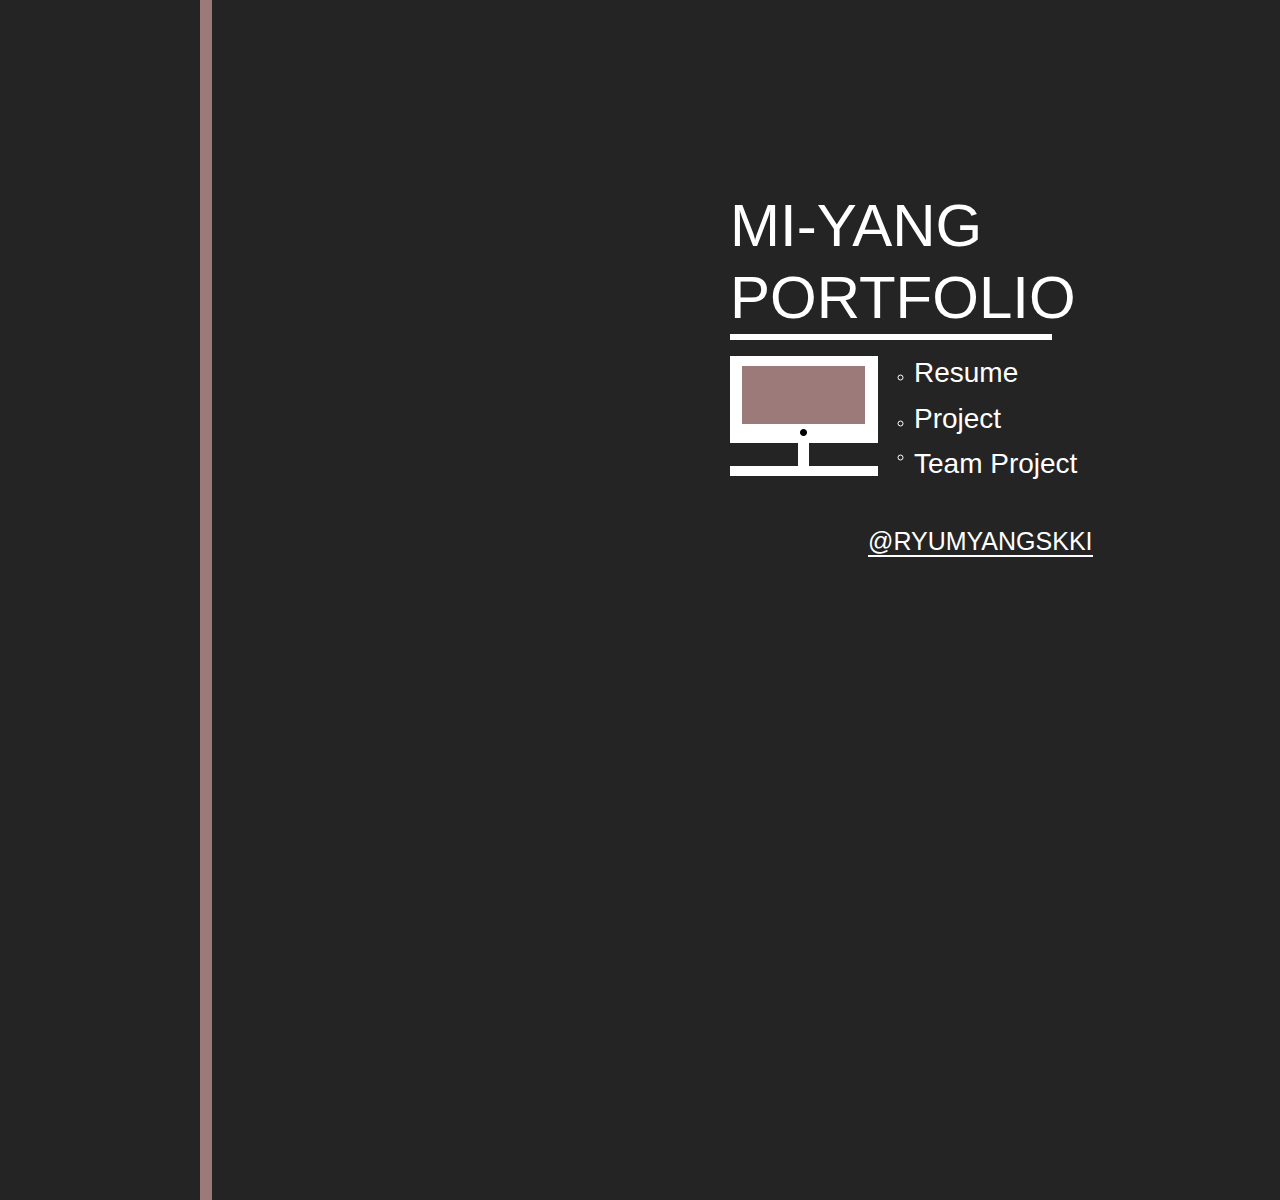
<file: index.html>
<!DOCTYPE html>
<html lang="ko-KR">
<head>
    <meta charset="UTF-8" />
    <meta http-equiv="X-UA-Compatible" content="IE=edge" />
    <meta name="viewport" content="width=device-width, initial-scale=1.0" />
    <link rel="stylesheet" href="css/lib/normalize.css" />
    <link rel="stylesheet" href="css/portpolio.css" />
    <title>Document</title>
    <style></style>
    <script></script>
</head>
<body>
    <div id="wrap">
        <div id="left">
            <div class="line"></div>
        </div><!-- fin #left -->
        <div id="right">
            <div id="article">
                <h1>
                    <a href="#">MI-YANG <br /> PORTFOLIO</a>
                </h1>
                <div class="right_line"></div>
                <div class="contents">
                    <div class="icon_box"></div>
                    <ul>
                        <li>
                            <a href="resume/resume.html" class="resume">Resume</a>
                        </li><!-- fin .resume -->
                        <li>
                            <a href="process/index.html" class="solo">Project</a>
                        </li><!-- fin .solo -->
                        <li>
                            <a href="crown0531/index.html" class="team">Team Project</a>
                        </li><!-- fin .team -->
                    </ul>
                </div><!-- fin .contents -->
                <div class="sns">
                    <a href="https://www.instagram.com/ryu_myang_skki/" class="sns_link" target="_blank">@RYUMYANGSKKI</a>
                </div><!-- fin .sns -->
            </div><!-- fin #article -->
        </div><!-- fin #right -->
    </div>
</body>
</html>
</file>
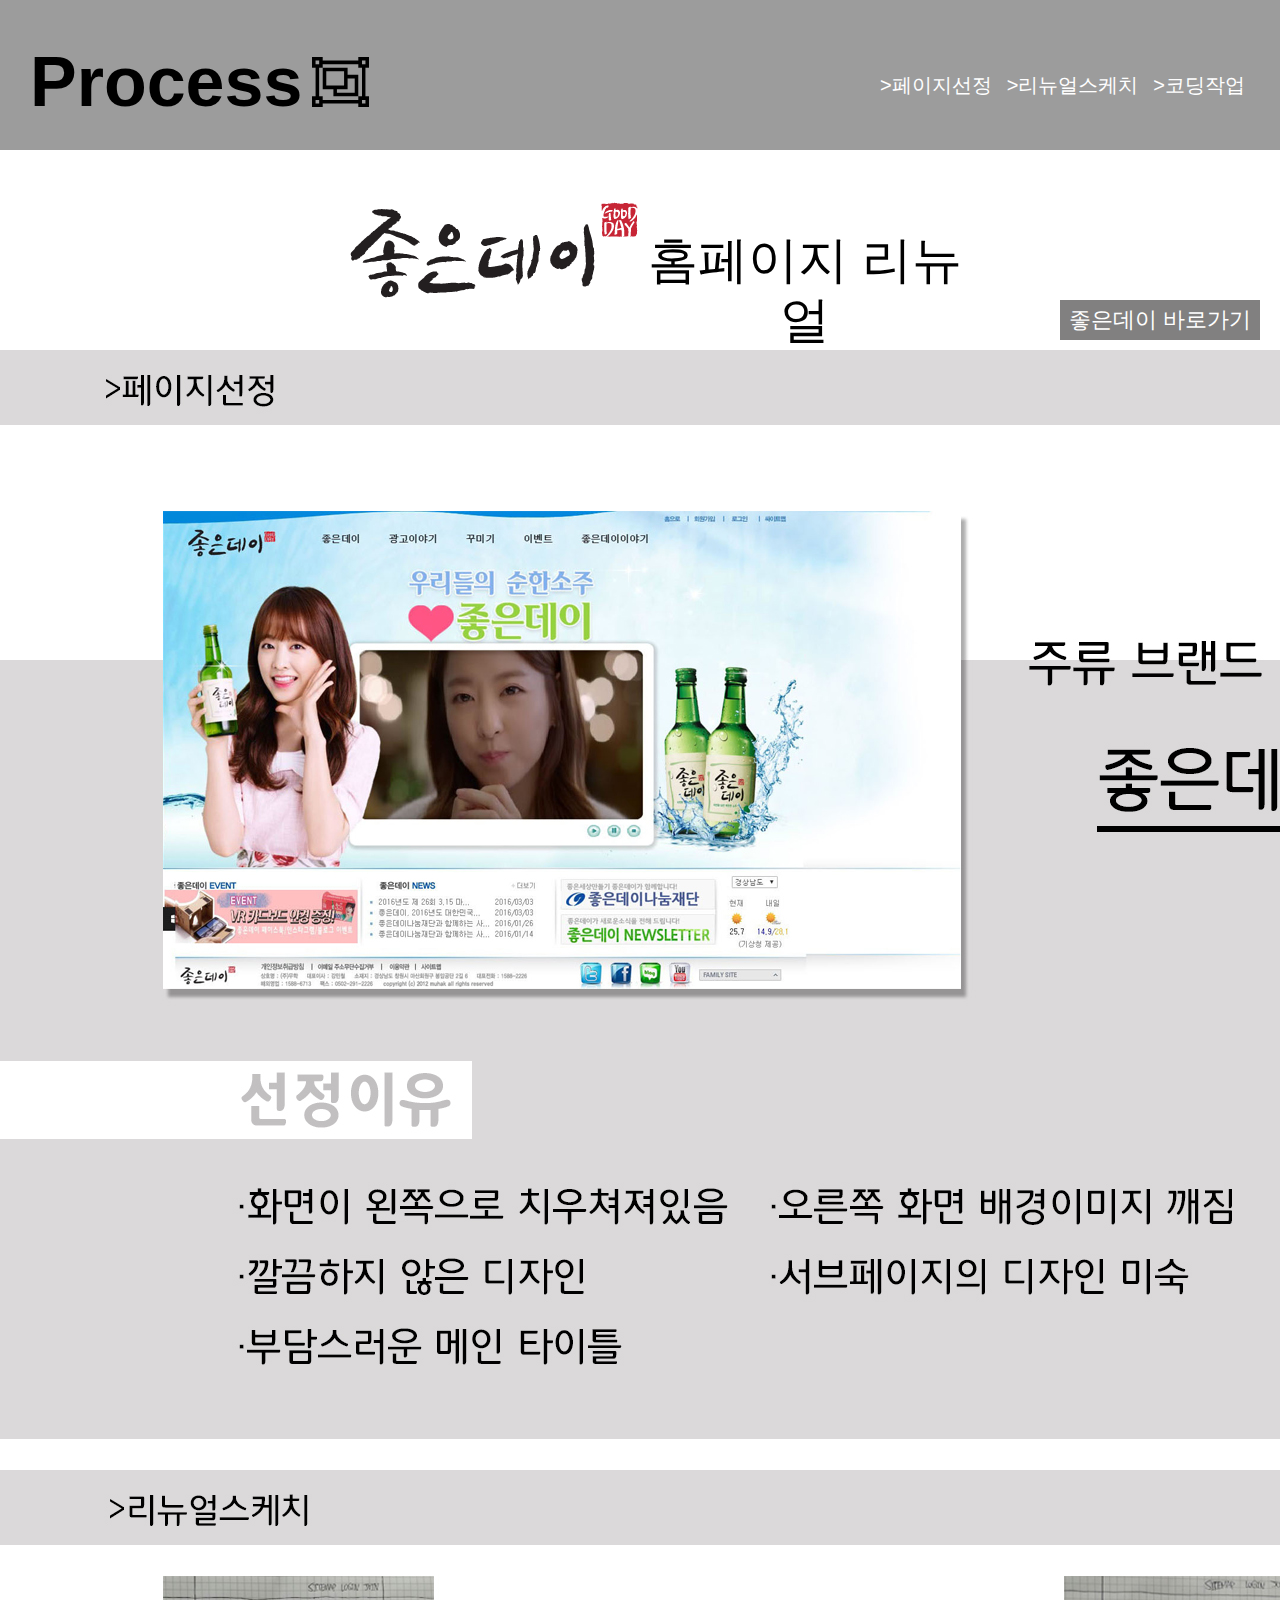
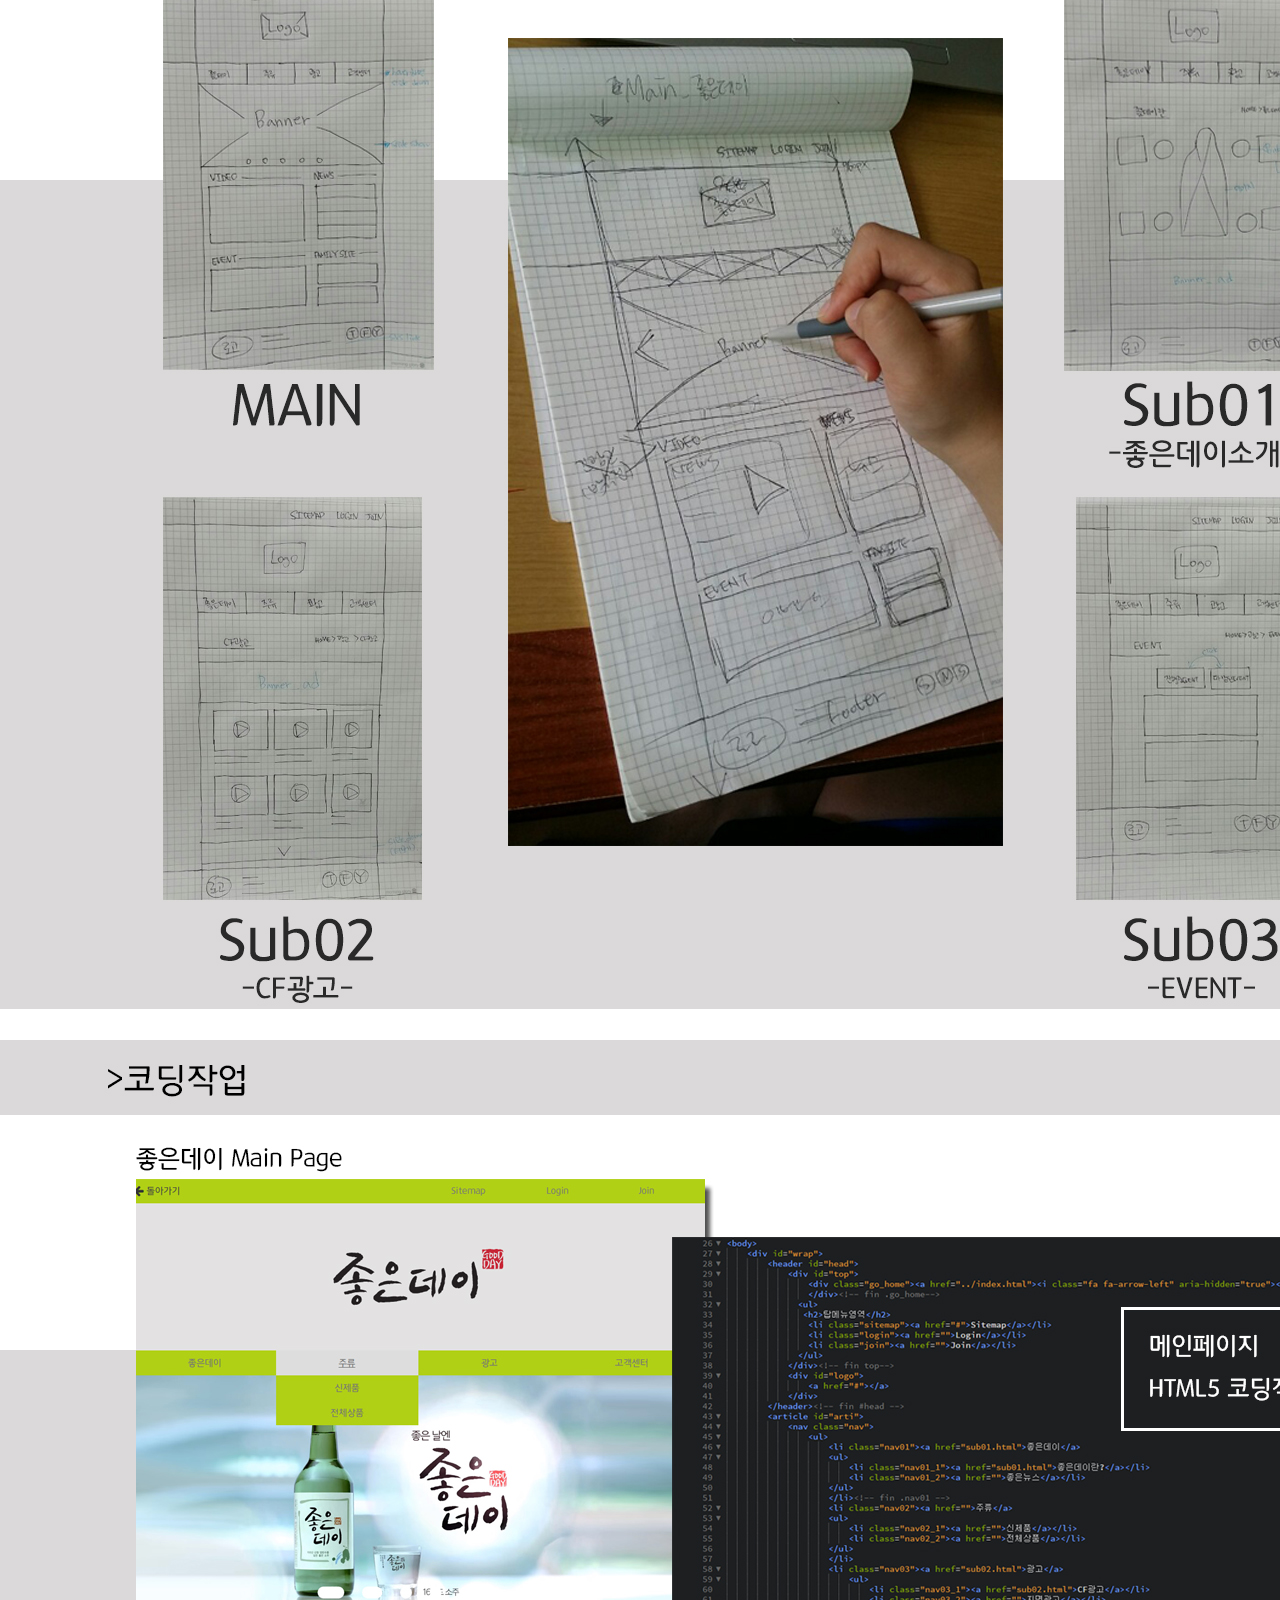
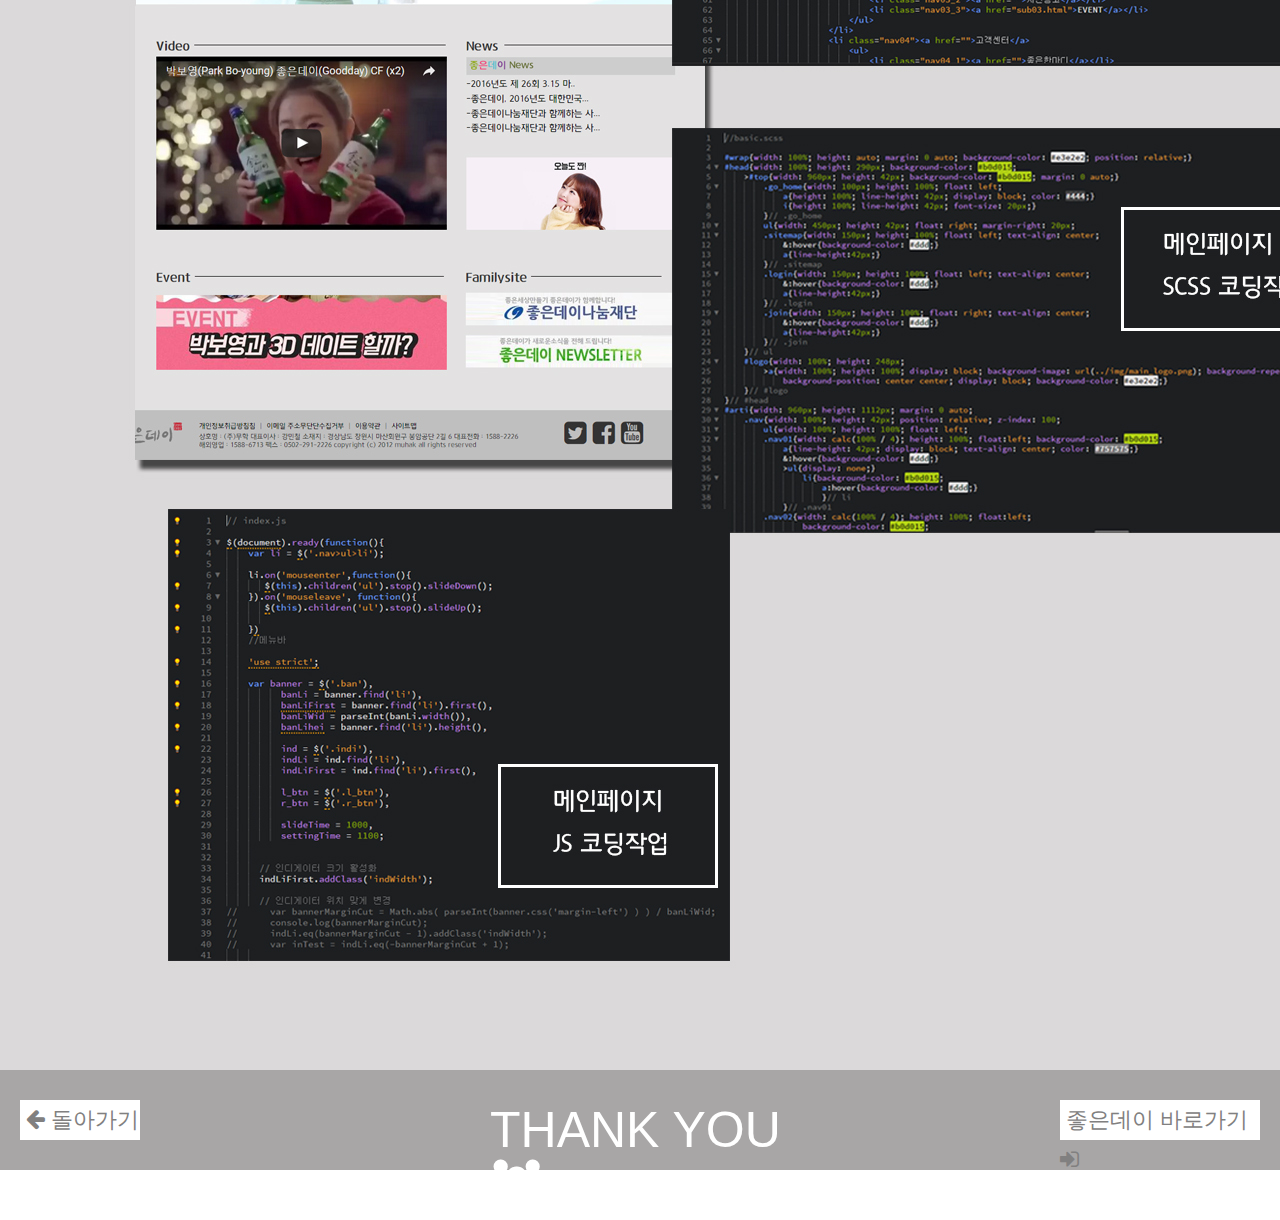
<file: process/index.html>
<!DOCTYPE html>
<html lang="ko-KR">
<head>
    <meta charset="UTF-8" />
    <meta name="viewport" content="width=device-width, initial-scale=1.0" />
    <meta http-equiv="X-UA-Compatible" content="IE=edge" />
    <link rel="shortcut icon" type="image/x-icon" href="favicon.ico" >
    <link rel="apple-touch-icon" href="favicon.png" />
    <link rel="stylesheet" href="css/lib/normalize.css" />
    <link rel="stylesheet" href="css/index.css" />
    <link rel="stylesheet" href="font-awesome/css/font-awesome.min.css" />
    <!--[if lte IE 9]>
    
    <script src="js/dist/html5shiv.min.js"></script>
    <script src="js/dist/ie9.min.js"></script>
        
    <![endif]-->
    
    
    <script src="js/jquery/jquery-1.12.2.min.js"></script>
    <script src="js/jquery/jquery-migrate-1.2.1.min.js"></script>
    <script src="js/jquery/jquery-ui.min.js"></script>
    <scirpt src="js/index.js"></scirpt>
    <title>Document</title>
    
    <script>
        $(document).ready(function(){
            onePage(); //웹페이지스크롤형식
        });
    </script>
</head>
<body>
    <div id="wrap">
        <header id="header">
            <h1>Process<i class="fa fa-object-group" aria-hidden="true"></i>
            </h1>
            <div id="gnb">
                <ul>
                    <li><a href="#pro01">&gt;페이지선정</a></li>
                    <li><a href="#pro02">&gt;리뉴얼스케치</a></li>
                    <li><a href="#pro03">&gt;코딩작업</a></li>
                </ul>
            </div><!-- fin #gnb -->
        </header><!-- fin #header-->
        <div id="container">
            <div id="main">
                <p>홈페이지 리뉴얼</p>
                <div id="goGd_top">
                    <a href="../reGoodday_index/index.html">
                        좋은데이 바로가기
                        <i class="fa fa-sign-in" aria-hidden="true"></i>
                    </a>
                </div>
            </div><!-- fin #main -->
            <div id="pro01"><img src="process_photo/page_choice.jpg" alt=""></div>
            <div id="pro02"><img src="process_photo/scatch.jpg" alt=""></div>
            <div id="pro03"><img src="process_photo/coading.jpg" alt=""></div>
        </div><!-- fin #container -->
        <footer id="footer">
            <div id="goHome">
                <a href="../index.html">
                <i class="fa fa-arrow-left" aria-hidden="true"></i> 돌아가기
                </a>
            </div><!-- fin #goHome -->
            <p>THANK YOU <i class="fa fa-users" aria-hidden="true"></i>
            </p>
            <div id="goGd_bottom">
                <a href="../reGoodday_index/index.html">
                    좋은데이 바로가기
                    <i class="fa fa-sign-in" aria-hidden="true"></i>
                </a>
            </div><!-- fin #goGd_bottom -->
        </footer><!-- fin #footer -->
    </div>
</body>
</html>
</file>
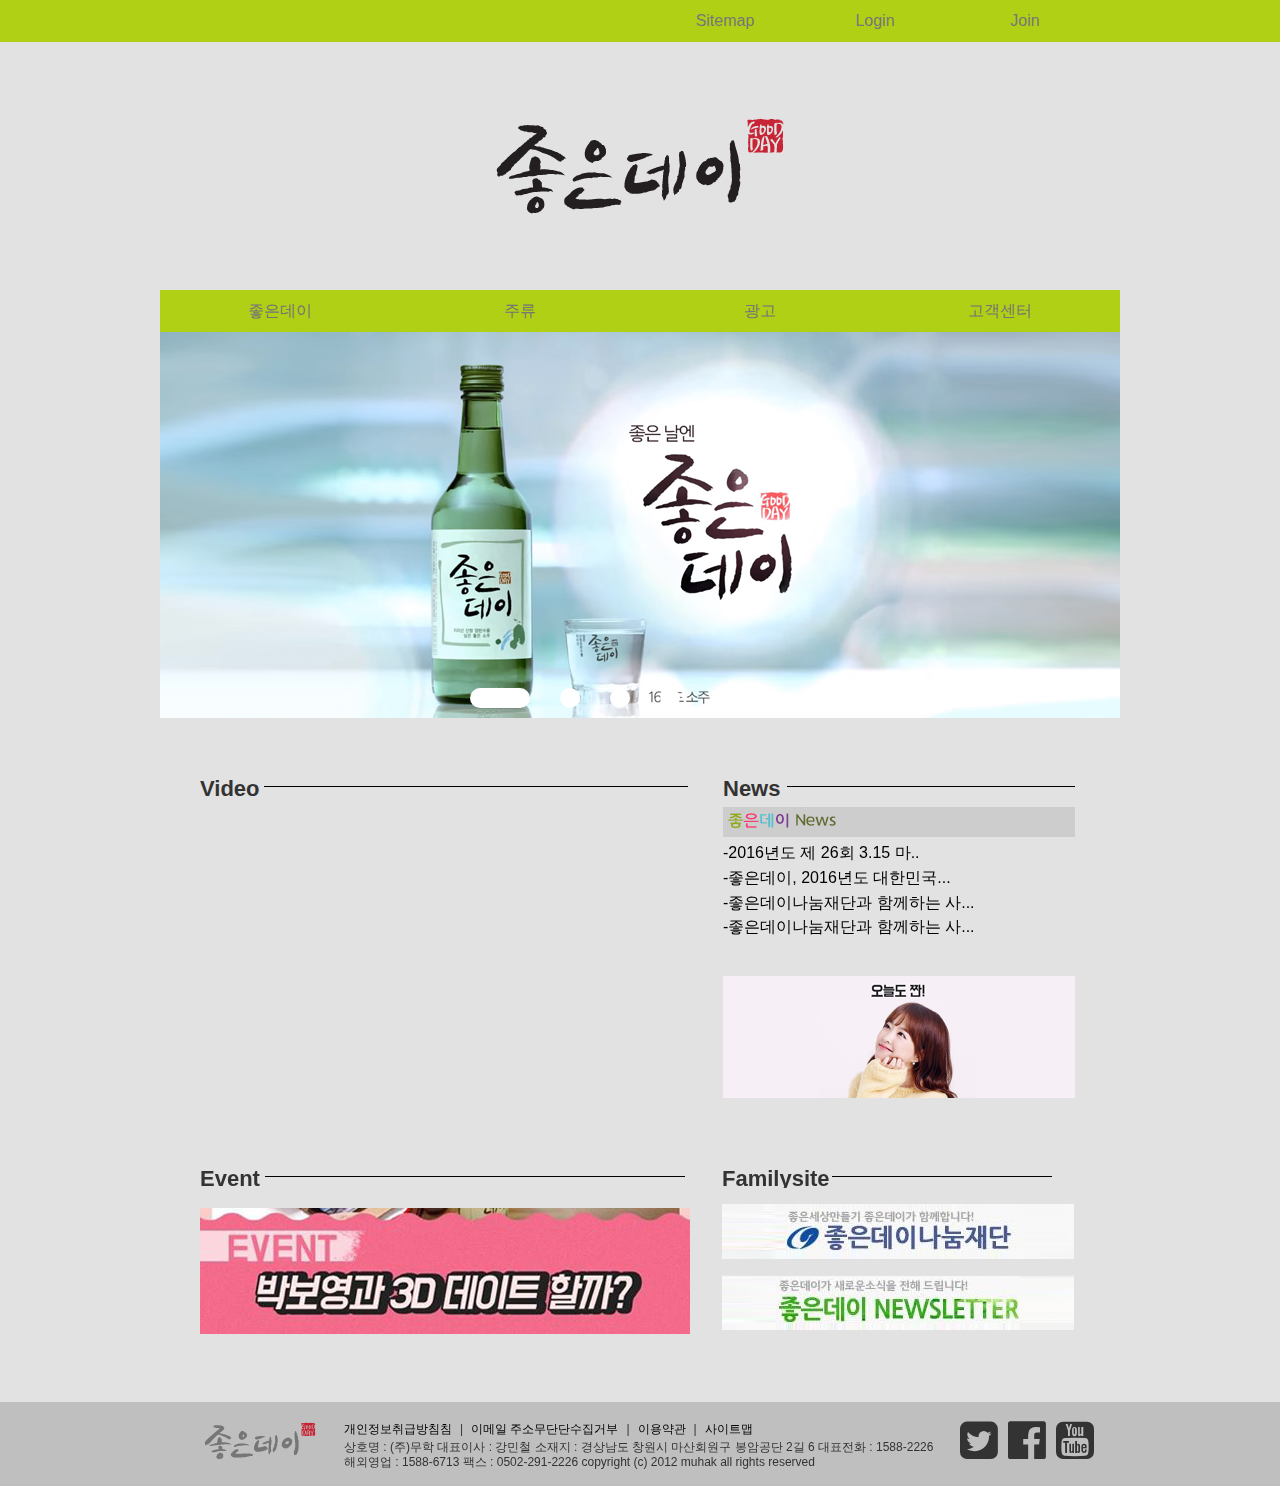
<file: reGoodDay_index/index.html>
<!DOCTYPE html>
<html lang="ko-KR">
<head>
    <meta charset="UTF-8" />
    <meta http-equiv="X-UA-Compatible" content="IE=edge" />
    <meta name="viewport" content="width=device-width, initial-scale=1.0" />
    <link rel="apple-touch-icon" href="favicon.png" />
    <link rel="shortcut icon" type="image/x-icon" href="favicon.ico" />
    <link rel="stylesheet" href="css/lib/normalize.css" />
    <link rel="stylesheet" href="css/index.css" />
    <link rel="stylesheet" href="font-awesome/css/font-awesome.min.css">
    <!--[if lte IE 9]>
    
    <script src="js/dist/html5shiv.min.js"></script>
    <script src="js/dist/ie9.min.js"></script>
        
    <![endif]-->
    
    <script src="js/jquery/jquery-1.12.2.min.js"></script>
    <script src="js/jquery/jquery-migrate-1.2.1.min.js"></script>
    <script src="js/jquery/jquery-ui.min.js"></script>
    <script src="js/index.js"></script>
    
    <title>Document</title>
</head>
<body>
    <div id="wrap">
        <header id="head">
            <div id="top">
              <ul>
               <h2>탑메뉴영역</h2>
                <li class="sitemap"><a href="#">Sitemap</a></li>
                <li class="login"><a href="">Login</a></li>
                <li class="join"><a href="">Join</a></li>
              </ul>
            </div><!-- fin top-->
            <div id="logo">
                <a href="#"></a>
            </div>
        </header><!-- fin #head -->
        <article id="arti">
            <nav class="nav">
                <ul>
                    <li class="nav01"><a href="sub01.html">좋은데이</a>
                    <ul>
                        <li class="nav01_1"><a href="sub01.html">좋은데이란?</a></li>
                        <li class="nav01_2"><a href="">좋은뉴스</a></li>
                    </ul>
                    </li><!-- fin .nav01 -->
                    <li class="nav02"><a href="">주류</a>
                    <ul>
                        <li class="nav02_1"><a href="">신제품</a></li>
                        <li class="nav02_2"><a href="">전체상품</a></li>
                    </ul>
                    </li>
                    <li class="nav03"><a href="sub02.html">광고</a>
                        <ul>
                            <li class="nav03_1"><a href="sub02.html">CF광고</a></li>
                            <li class="nav03_2"><a href="">지면광고</a></li>
                            <li class="nav03_3"><a href="sub03.html">EVENT</a></li>
                        </ul>
                    </li>
                    <li class="nav04"><a href="">고객센터</a>
                        <ul>
                            <li class="nav04_1"><a href="">좋은한마디</a></li>
                            <li class="nav04_2"><a href="">공지사항</a></li>
                            <li class="nav04_3"><a href="">이용약관</a></li>
                        </ul>
                    </li>
                </ul>
            </nav><!-- fin .nav -->
            <div id="banner">
                <div class="btn">
                    <button class="l_btn">&lt;</button>
                    <button class="r_btn">&gt;</button>
                </div>
                <ul class="ban">
                    <li class="ban01"></li>
                    <li class="ban02"></li>
                    <li class="ban03"></li>
                    <li class="ban04"></li>
                    <li class="ban05"></li>
                </ul>
                <ul class="indi">
                    <li class="indi01"><span>1</span></li>
                    <li class="indi02"><span>2</span></li>
                    <li class="indi03"><span>3</span></li>
                    <li class="indi04"><span>4</span></li>
                    <li class="indi05"><span>5</span></li>
                </ul>
            </div><!-- fin #banner -->
            <div id="con">
                <div class="conBox01">
                    <div class="video">
                       <div>
                        <h3>Video</h3>
                        <div class="video_line"></div>
                       </div>
                        <iframe width="560" height="315" src="https://www.youtube.com/embed/ckb8GHvcJio" frameborder="0" allowfullscreen></iframe>
                    </div><!-- fin .video -->
                    <div class="news">
                       <div>
                           <h3>News</h3>
                           <div class="news_line"></div>
                       </div>
                        <ul>
                            <li>
                                <a href="#" class="news_title">
                                  <img src="img/joeun_news.jpg" alt="좋은데이 뉴스">
                                </a>
                            </li>
                            <li>
                                <a href="#" class="news01">-2016년도 제 26회 3.15 마..</a>
                            </li>
                            <li>
                                <a href="#" class="news02">-좋은데이, 2016년도 대한민국...</a>
                            </li>
                            <li>
                                <a href="#" class="news03">-좋은데이나눔재단과 함께하는 사...</a>
                            </li>
                            <li>
                                <a href="#" class="news04">-좋은데이나눔재단과 함께하는 사...</a>
                            </li>
                        </ul>
                    </div><!-- fin .news -->
                        <div class="park">
                        </div>
                </div><!-- fin .conBox01 -->
                <div class="conBox02">
                    <div class="event">
                        <div>
                            <h3>Event</h3>
                            <div class="event_line"></div>
                        </div>
                        <a href="sub03.html" class="event_ad"></a>
                    </div>
                    <div class="familySite">
                       <div>
                           <h3>Familysite</h3>
                           <div class="family_line"></div>
                       </div>
                        <ul>
                            <li>
                                <a href="#" class="first"></a>
                            </li>
                            <li>
                                <a href="#" class="second"></a>
                            </li>
                        </ul>
                    </div><!-- fin .familySite -->
                </div><!-- fin .conBox2-->
            </div><!-- fin #con -->
        </article><!-- fin aricle -->
        <footer id="foot">
            <div class="footLogo">
                <a href="#"><span>좋은데이</span></a>
            </div>
            <div class="footBox">
               <div class="info">
                <a href="#" class="a01">개인정보취급방침침</a>
                <p class="p01">|</p>
                <a href="#" class="a02">이메일 주소무단단수집거부</a>
                <p class="p02">|</p>
                <a href="#" class="a03">이용약관</a>
                <p class="p03">|</p>
                <a href="#" class="a04">사이트맵</a>
                <br />
                <p class="last">상호명 : (주)무학  대표이사 : 강민철  소재지 : 경상남도 창원시 마산회원구 봉암공단 2길 6  대표전화 : 1588-2226 <br /> 해외영업 : 1588-6713  팩스 : 0502-291-2226  copyright (c) 2012 muhak all rights reserved</p>
              </div><!-- fin .info -->
            </div><!-- fin .footBox -->
            <ul class="iconBox">
                <li>
                    <a href="#" class="icon01"><i class="fa fa-twitter-square" aria-hidden="true"></i></a>
                </li>
                <li>
                    <a href="#" class="icon02"><i class="fa fa-facebook-official" aria-hidden="true"></i></a>
                </li>
                <li>
                    <a href="#" class="icon03"><i class="fa fa-youtube-square" aria-hidden="true"></i></a>
                </li>
            </ul>
        </footer><!-- fin #foot -->
    </div><!-- fin #wrap -->
</body>
</html>
</file>
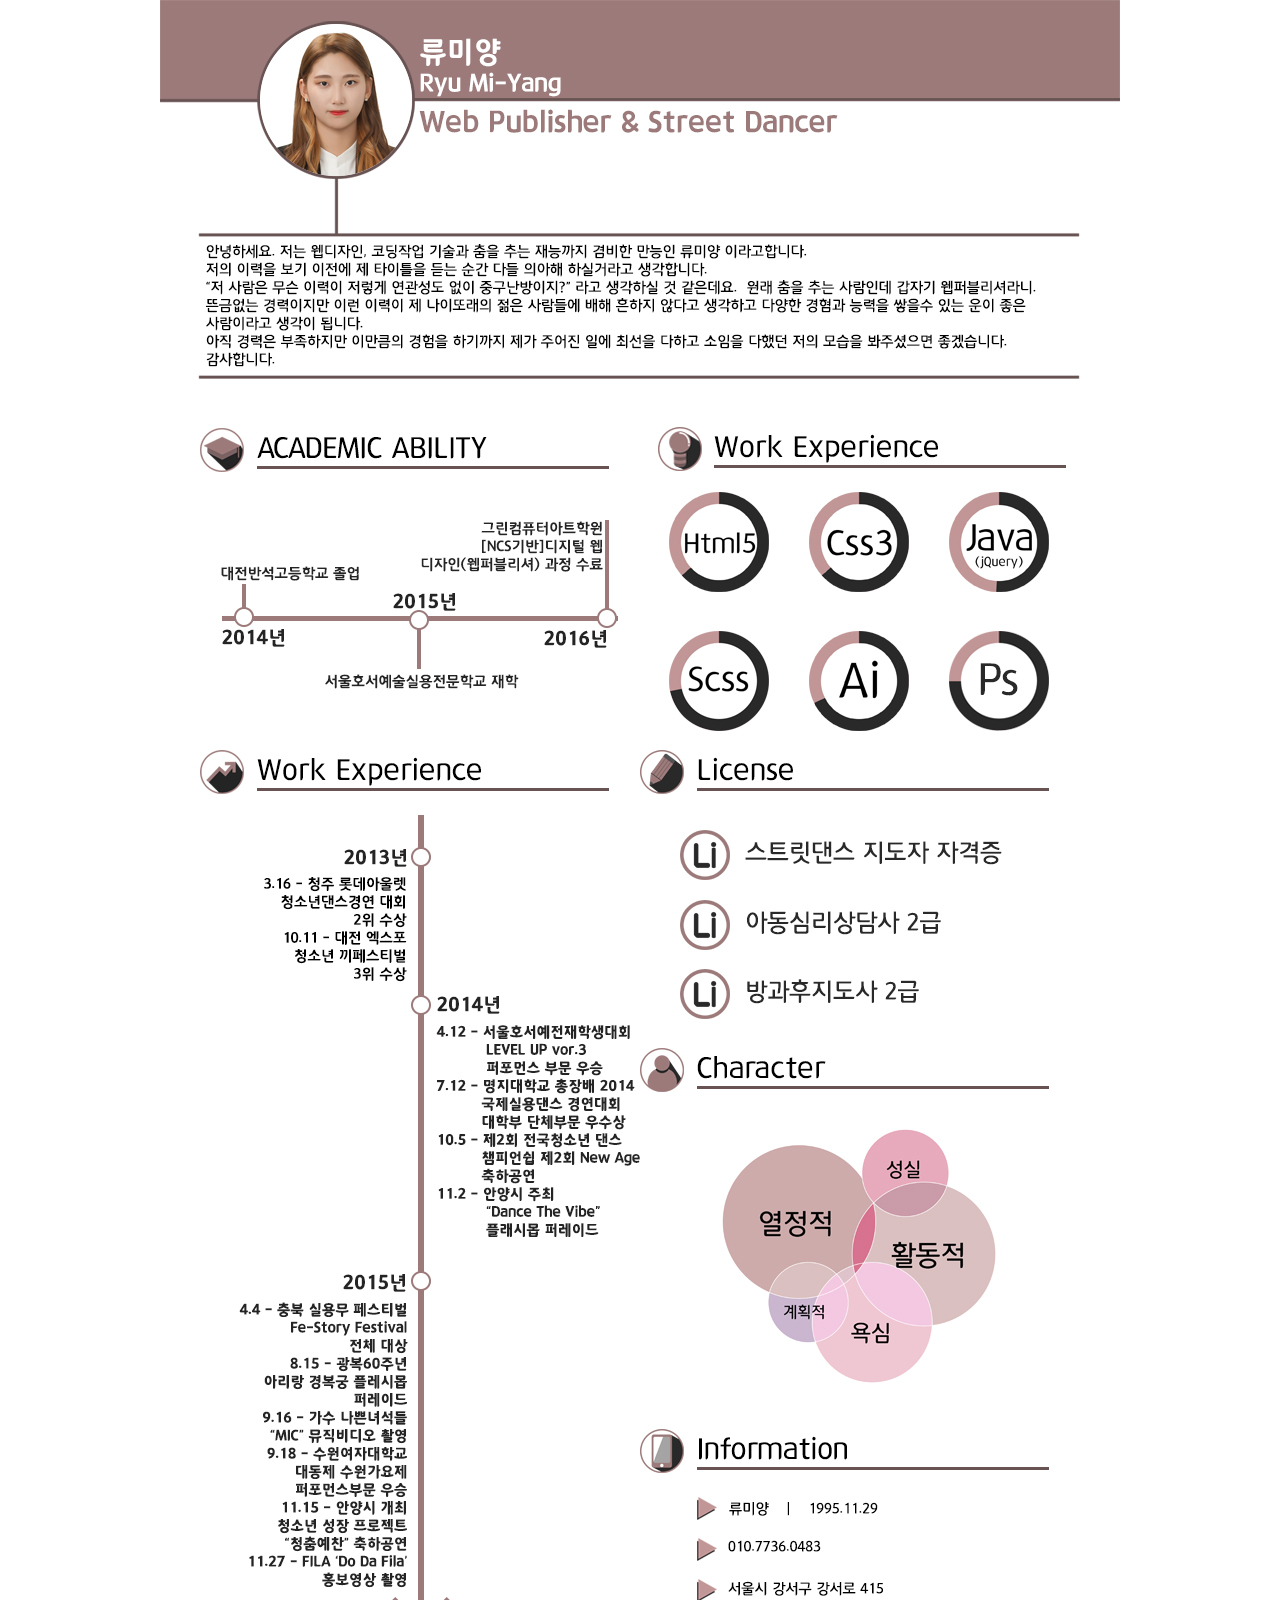
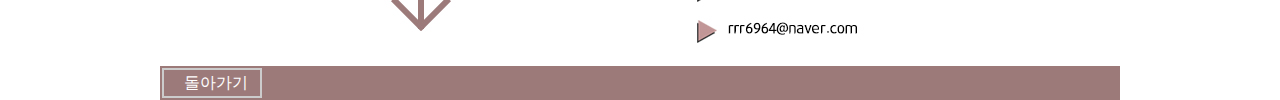
<file: resume/resume.html>
<!DOCTYPE html>
<html lang="ko-KR">
<head>
    <meta charset="UTF-8" />
    <meta http-equiv="X-UA-Compatible" content="IE=edge" />
    <meta name="viewport" content="width=device-width, initial-scale=1.0" />
    <link rel="apple-touch-icon" href="favicon.png" />
    <link rel="shortcut icon" type="image/x-icon" href="favicon.ico" />
    <link rel="stylesheet" href="css/lib/normalize.css" />
    <title>Document</title>
    <style>
        #wrap{width: 100%; height: 1700px;}
        #header{width: 100%; height: 100px; background-color: #9c7a7a; border-bottom: 2px solid #685353;}
        #resume{width: 960px; height: 100%; margin: 0 auto; background-image: url("resume.jpg"); z-index: 200; position: relative;}
        #footer{width: 100%; height: 34px; background-color: #9c7a7a;}
        button{width: 100px; height: 30px; background-color: #9c7a7a; border: 2px solid #ccc; position:absolute; top: 1668px; left: 2px;}
        button:hover{background-color: #999;}
        a{display: block; float: left; margin-left: 20px; color: #fff;}
        a:hover{color: #fff;}
        i{color: #fff; float: left;}
        i:hover{color: #fff;}
    </style>
    
    <script></script>
    
</head>
<body>
    <div id="wrap">
<!--       <header id="header"></header>-->
        <div id="resume">
            <button id="go_home">
                <a href="../index.html">
                    <i class="fa fa-arrow-left" aria-hidden="true"></i> 돌아가기
                </a>
            </button>
        </div><!-- fin #resume -->
<!--        <footer id="footer"></footer>-->
    </div>
</body>
</html>
</file>
<file: css/portpolio.css>
#wrap{width:100%;height:1200px;background-color:#242424;margin:0 auto}#wrap #left{width:50%;height:100%;float:left}#wrap #left .line{width:12px;height:100%;margin-left:200px;float:left;background-color:#9c7a7a}#wrap #right{width:50%;height:100%;float:left}#wrap #right #article{width:auto;height:auto;margin:190px 18px 572px 90px}#wrap #right #article a:hover{text-decoration:none}#wrap #right #article h1>a{font-size:60px;color:#fff;font-weight:200}#wrap #right #article .right_line{width:322px;height:6px;margin-bottom:16px;background-color:#fff}#wrap #right #article .contents{width:auto;height:120px}#wrap #right #article .contents .icon_box{width:148px;height:100%;background-image:url("../img/monitor.png");float:left;margin-right:36px}#wrap #right #article .contents>ul{width:auto;height:120px;float:left}#wrap #right #article .contents>ul li{list-style-type:circle;color:#fff;font-weight:450}#wrap #right #article .contents>ul li>a{color:#fff;font-size:28px}#wrap #right #article .contents>ul .resume{display:block;margin-bottom:12px}#wrap #right #article .contents>ul .resume:hover{color:#aaa}#wrap #right #article .contents>ul .solo{display:block;margin-bottom:12px}#wrap #right #article .contents>ul .solo:hover{color:#aaa}#wrap #right #article .contents>ul .team:hover{color:#aaa}#wrap #right #article .sns{width:auto;height:auto;float:left;margin-top:50px;margin-left:138px}#wrap #right #article .sns .sns_link{font-size:25px;color:#fff;border-bottom:2px solid #fff}#wrap #right #article .sns .sns_link:hover{color:#86adde}#wrap #right #article .sns .sns_link:hover{border-bottom:2px solid #86adde}
</file>
<file: process/css/index.css>
#wrap{width:100%;height:auto;widows:100%;position:absolute;top:150px}#wrap #header{width:100%;height:150px;position:fixed;top:0;z-index:500;background-color:#9c9c9c}#wrap #header h1{width:auto;height:70px;float:left;margin-left:30px;margin-top:40px;color:#000;font-size:70px}#wrap #header h1 i{color:#000;font-size:50px;margin-top:18px;margin-left:10px}#wrap #header #gnb{width:auto;height:60px;float:right;margin-top:50px;margin-right:20px}#wrap #header #gnb ul{width:100%;height:100%;float:right}#wrap #header #gnb ul li{width:150x;height:100%;float:left;margin-right:15px}#wrap #header #gnb ul li a{font-size:20px;line-height:70px;text-align:center;color:#fff}#wrap #contianer,#wrap footer{height:calc(100% - 150px)}#wrap #container{width:100%;height:auto}#wrap #container #main{width:100%;height:200px;text-align:center;background-image:url("../img/main_logo.png");background-repeat:no-repeat;background-position:350px,50px}#wrap #container #main p{width:350px;height:auto;font-size:50px;color:#000;float:left;margin-left:630px;margin-top:80px}#wrap #container #main #goGd_top{width:200px;height:40px;background-color:#818080;float:right;margin-top:150px;margin-right:20px}#wrap #container #main #goGd_top:hover{background-color:#ccc}#wrap #container #main #goGd_top a{width:100%;height:100%;color:#fff;font-size:22px;line-height:40px}#wrap #container #main #goGd_top a:hover{color:#818181}#wrap #container #main #goGd_top a i{color:#fff;font-size:22px;line-height:40px}#wrap #container #main #goGd_top a i:hover{color:#818181}#wrap #container #pro01{width:100%;height:1120px;overflow:hidden}#wrap #container #pro02{width:100%;height:1170px;overflow:hidden}#wrap #container #pro03{width:100%;height:1630px;overflow:hidden}#wrap #footer{width:100%;height:100px;background-color:#a8a6a6}#wrap #footer #goHome{width:120px;height:40px;background-color:#fff;float:left;margin-left:20px;margin-top:30px}#wrap #footer #goHome:hover{background-color:#f0f0f0}#wrap #footer #goHome a{width:100%;height:100%;color:#818080;font-size:22px;line-height:40px;margin-left:6px}#wrap #footer #goHome a:hover{color:#222}#wrap #footer #goHome a i{color:#818080;font-size:22px;line-height:40px}#wrap #footer #goHome a i:hover{color:#222}#wrap #footer p{width:320px;height:50px;color:#fff;font-size:50px;float:left;margin-top:30px;margin-left:350px}#wrap #footer p i{color:#fff;font-size:50px}#wrap #footer #goGd_bottom{width:200px;height:40px;background-color:#fff;float:right;margin-top:30px;margin-right:20px}#wrap #footer #goGd_bottom:hover{background-color:#f0f0f0}#wrap #footer #goGd_bottom a{width:100%;height:100%;color:#818080;font-size:22px;line-height:40px;margin-left:6px}#wrap #footer #goGd_bottom a:hover{color:#222}#wrap #footer #goGd_bottom a i{color:#818080;font-size:22px;line-height:40px}#wrap #footer #goGd_bottom a i:hover{color:#222}
</file>
<file: reGoodDay_index/css/index.css>
#wrap{width:100%;height:auto;margin:0 auto;background-color:#e3e2e2;position:relative}#head{width:100%;height:290px;background-color:#b0d015}#head>#top{width:960px;height:42px;background-color:#b0d015;margin:0 auto}#head ul{width:450px;height:42px;float:right;margin-right:20px}#head ul .sitemap{width:150px;height:100%;float:left;text-align:center}#head ul .sitemap:hover{background-color:#ddd}#head ul .sitemap a{line-height:42px}#head ul .login{width:150px;height:100%;float:left;text-align:center}#head ul .login:hover{background-color:#ddd}#head ul .login a{line-height:42px}#head ul .join{width:150px;height:100%;float:right;text-align:center}#head ul .join:hover{background-color:#ddd}#head ul .join a{line-height:42px}#head #logo{width:100%;height:248px}#head #logo>a{width:100%;height:100%;display:block;background-image:url(../img/main_logo.png);background-repeat:no-repeat;background-position:center center;display:block;background-color:#e3e2e2}#arti{width:960px;height:1112px;margin:0 auto}#arti .nav{width:100%;height:42px;position:relative;z-index:100}#arti .nav ul{width:100%;height:100%;float:left}#arti .nav ul .nav01{width:calc(100% / 4);height:100%;float:left;background-color:#b0d015}#arti .nav ul .nav01 a{line-height:42px;display:block;text-align:center;color:#757575}#arti .nav ul .nav01:hover{background-color:#ddd}#arti .nav ul .nav01>ul{display:none}#arti .nav ul .nav01 li{background-color:#b0d015}#arti .nav ul .nav01 li a:hover{background-color:#ddd}#arti .nav ul .nav02{width:calc(100% / 4);height:100%;float:left;background-color:#b0d015}#arti .nav ul .nav02 a{line-height:42px;display:block;text-align:center;color:#757575}#arti .nav ul .nav02:hover{background-color:#ddd}#arti .nav ul .nav02>ul{display:none}#arti .nav ul .nav02 li{background-color:#b0d015}#arti .nav ul .nav02 li a:hover{background-color:#ddd}#arti .nav ul .nav03{width:calc(100% / 4);height:100%;float:left;background-color:#b0d015}#arti .nav ul .nav03 a{line-height:42px;display:block;text-align:center;color:#757575}#arti .nav ul .nav03:hover{background-color:#ddd}#arti .nav ul .nav03>ul{display:none}#arti .nav ul .nav03 li{background-color:#b0d015}#arti .nav ul .nav03 li a:hover{background-color:#ddd}#arti .nav ul .nav04{width:calc(100% / 4);height:100%;float:left;background-color:#b0d015}#arti .nav ul .nav04 a{line-height:42px;display:block;text-align:center;color:#757575}#arti .nav ul .nav04:hover{background-color:#ddd}#arti .nav ul .nav04>ul{display:none}#arti .nav ul .nav04 li{background-color:#b0d015}#arti .nav ul .nav04 li a:hover{background-color:#ddd}#arti #banner{width:100%;height:386px;position:relative;overflow:hidden}#arti #banner .btn{width:0;height:0;overflow:hidden;position:relative}#arti #banner .btn>button{width:50px;height:386px;position:absolute;top:0}#arti #banner .ban{width:600%;height:100%;margin-left:-100%}#arti #banner .ban li{width:calc(100% / 6);height:100%;float:left}#arti #banner .ban .ban01{background-image:url("../img/banner06.jpg")}#arti #banner .ban .ban02{background-image:url("../img/banner02.jpg")}#arti #banner .ban .ban03{background-image:url("../img/banner03.jpg")}#arti #banner .ban .ban04{background-image:url("../img/banner04.jpg")}#arti #banner .ban .ban05{background-image:url("../img/banner05.jpg")}#arti #banner .indi{width:306px;height:10px;position:absolute;bottom:20px;left:50%;margin-left:-200px}#arti #banner .indi li{width:20px;height:20px;background-color:#fff;border-radius:10px;float:left;margin-left:30px;cursor:pointer;transition:all 0.5s}#arti #banner .indi li span{width:0;height:0;display:block;overflow:hidden}#arti #banner .indi li:hover{background-color:#ac7}#arti #banner .indi li.indWidth{width:60px}#arti #con{width:100%;height:662px}#arti #con .conBox01{width:100%;height:390px}#arti #con .conBox01 .video{width:490px;height:322px;margin-top:58px;margin-left:40px;float:left}#arti #con .conBox01 .video div{width:100%;height:30px}#arti #con .conBox01 .video div h3{width:64px;height:22px;margin-bottom:8px;font-size:22px;float:left}#arti #con .conBox01 .video div .video_line{width:424px;height:1px;background-color:#000;float:left;margin:10px 0}#arti #con .conBox01 .video iframe{width:490px;height:292px}#arti #con .conBox01 .news{width:352px;height:162px;margin:58px 45px 38px 32px;float:right}#arti #con .conBox01 .news div{width:100%;height:25px;float:left}#arti #con .conBox01 .news div h3{width:64px;height:22px;font-size:22px;float:left}#arti #con .conBox01 .news div .news_line{width:288px;height:1px;background-color:#000;float:left;margin:10px 0}#arti #con .conBox01 .news ul{margin-top:6px;float:left}#arti #con .conBox01 .news ul a{display:block;color:#000}#arti #con .conBox01 .news ul .news_title{width:100%;height:30px;font-size:16px}#arti #con .conBox01 .news ul .news01{width:352px;height:25px;font-size:16px;margin-top:6px}#arti #con .conBox01 .news ul .news02{width:352px;height:25px;font-size:16px}#arti #con .conBox01 .news ul .news03{width:352px;height:24px;font-size:16px}#arti #con .conBox01 .news ul .news04{width:352px;height:24px;font-size:16px}#arti #con .conBox01 .park{width:352px;height:122px;margin-right:45px;margin-left:32px;float:right;background-image:url("../img/park.jpg")}#arti #con .conBox02{width:100%;height:292px}#arti #con .conBox02 .event{width:490px;height:160px;margin:58px 32px 64px 40px;float:left}#arti #con .conBox02 .event div{width:100%;height:30px;margin-bottom:12px}#arti #con .conBox02 .event div h3{width:65px;height:22px;margin-bottom:8px;font-size:22px;float:left}#arti #con .conBox02 .event div .event_line{width:420px;height:1px;background-color:#000;float:left;margin:10px 0}#arti #con .conBox02 .event .event_ad{width:490px;height:126px;background-image:url("../img/event.jpg");background-repeat:no-repeat;display:block}#arti #con .conBox02 .familySite{width:352px;height:160px;margin:58px 44px 64px 0;float:left}#arti #con .conBox02 .familySite div{width:100%;height:30px}#arti #con .conBox02 .familySite div h3{width:110px;height:22px;font-size:22px;float:left}#arti #con .conBox02 .familySite div .family_line{width:220px;height:1px;background-color:#000;float:left;margin:10px 0}#arti #con .conBox02 .familySite ul{width:352px;height:126px;margin-top:8px}#arti #con .conBox02 .familySite ul a{width:100%;height:55px;display:block}#arti #con .conBox02 .familySite ul .first{background-image:url("../img/family01.jpg");background-repeat:no-repeat;margin-bottom:16px}#arti #con .conBox02 .familySite ul .second{background-image:url("../img/family02.jpg");background-repeat:no-repeat}#foot{width:100%;height:84px;background-color:#bfbfbf}#foot .footLogo{width:150px;height:100%;float:left;margin-left:184px}#foot .footLogo>a{width:120px;height:50px;display:block;background-image:url("../img/foot_logo_gray.png");margin-top:20px;margin-left:20px;background-repeat:no-repeat}#foot .footBox{width:590px;height:100%;float:left;font-size:12px;color:#6b6b6b;margin-left:10px}#foot .footBox .info{width:auto;height:auto;margin-top:20px;float:left}#foot .footBox .info .a01{float:left;color:#000}#foot .footBox .info .p01{float:left;margin:0 8px}#foot .footBox .info .a02{float:left;color:#000}#foot .footBox .info .p02{float:left;margin:0 8px}#foot .footBox .info .a03{float:left;color:#000}#foot .footBox .info .p03{float:left;margin:0 8px}#foot .footBox .info .a04{float:left;color:#000}#foot .footBox .info .last{color:999;margin-top:4px}#foot .iconBox{width:174px;height:100%;float:left;margin-left:16px}#foot .iconBox i{margin-top:17px;margin-left:10px}#foot .iconBox .icon01>i{font-size:44px;float:left}#foot .iconBox .icon01>i:hover{color:#189}#foot .iconBox .icon02>i{font-size:44px;float:left}#foot .iconBox .icon02>i:hover{color:#189}#foot .iconBox .icon03>i{font-size:44px;float:left}#foot .iconBox .icon03>i:hover{color:#189}
</file>
